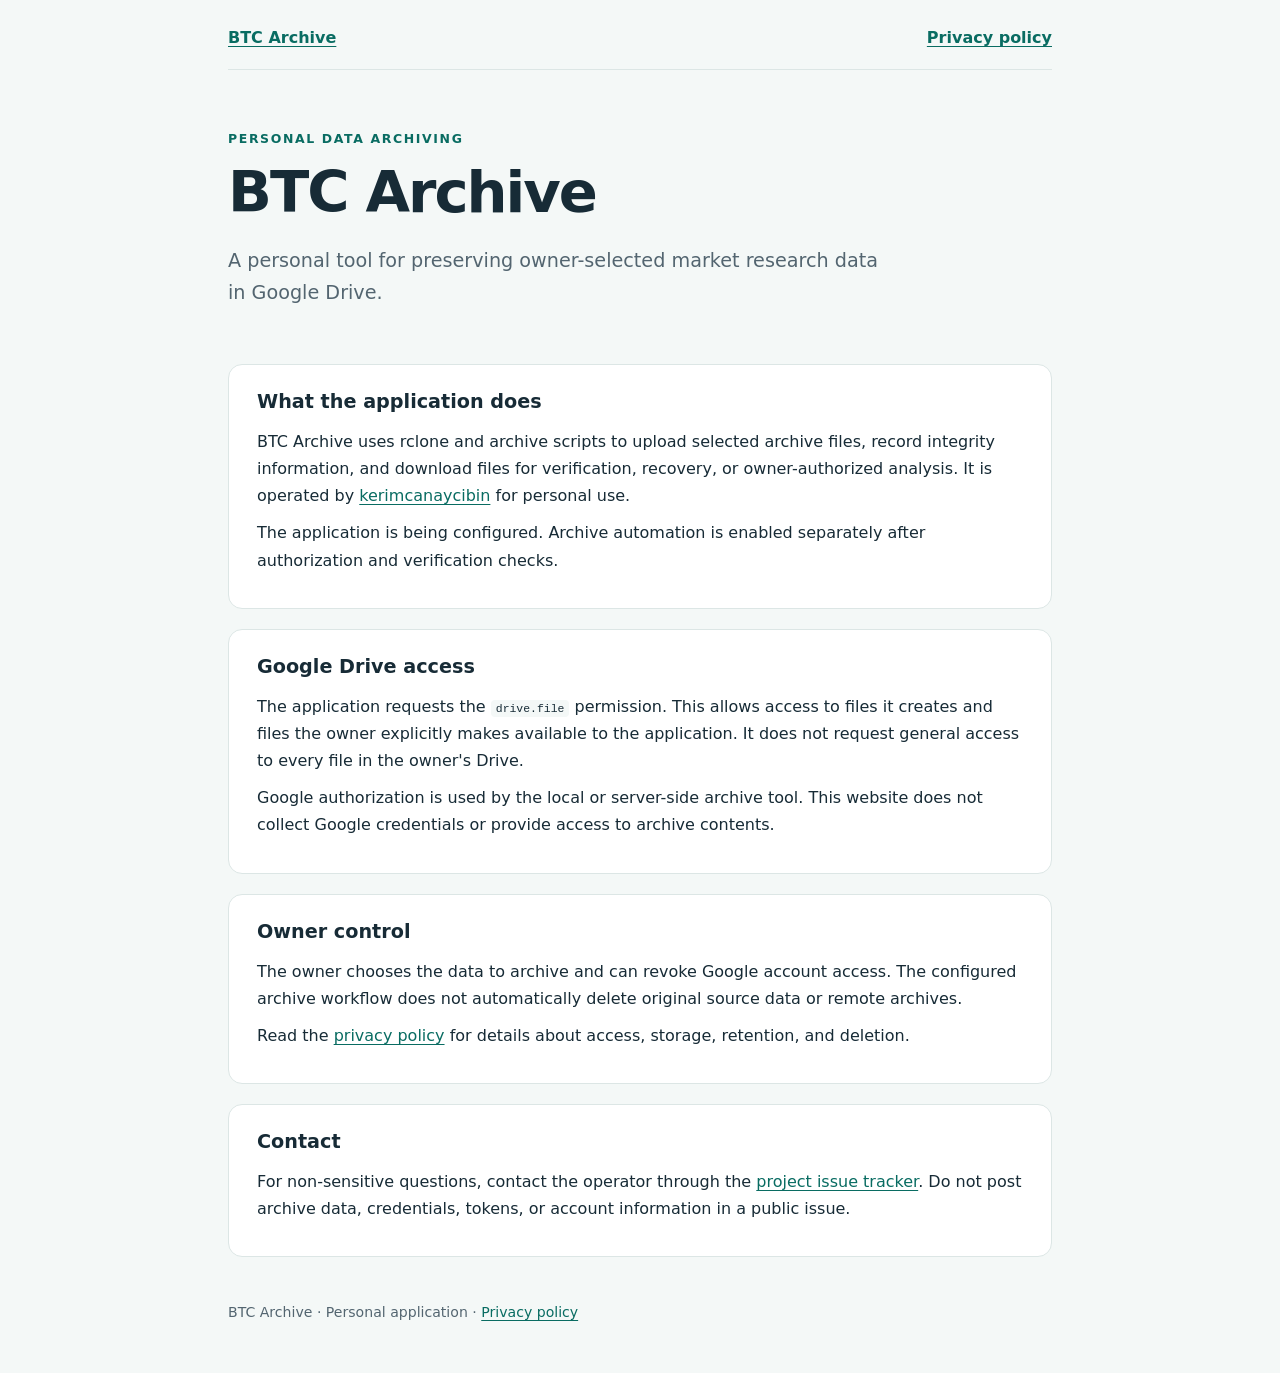
<file: index.html>
<!doctype html>
<html lang="en">
<head>
  <meta charset="utf-8">
  <meta name="viewport" content="width=device-width, initial-scale=1">
  <meta name="description" content="BTC Archive is a personal tool for archiving owner-selected research data in Google Drive.">
  <title>BTC Archive</title>
  <link rel="stylesheet" href="style.css">
</head>
<body>
  <main>
    <nav aria-label="Main navigation"><a href="./" aria-current="page">BTC Archive</a><a href="privacy.html">Privacy policy</a></nav>
    <header><p class="eyebrow">Personal data archiving</p><h1>BTC Archive</h1><p class="lead">A personal tool for preserving owner-selected market research data in Google Drive.</p></header>
    <section><h2>What the application does</h2><p>BTC Archive uses rclone and archive scripts to upload selected archive files, record integrity information, and download files for verification, recovery, or owner-authorized analysis. It is operated by <a href="https://github.com/kerimcanaycibin">kerimcanaycibin</a> for personal use.</p><p>The application is being configured. Archive automation is enabled separately after authorization and verification checks.</p></section>
    <section><h2>Google Drive access</h2><p>The application requests the <code>drive.file</code> permission. This allows access to files it creates and files the owner explicitly makes available to the application. It does not request general access to every file in the owner's Drive.</p><p>Google authorization is used by the local or server-side archive tool. This website does not collect Google credentials or provide access to archive contents.</p></section>
    <section><h2>Owner control</h2><p>The owner chooses the data to archive and can revoke Google account access. The configured archive workflow does not automatically delete original source data or remote archives.</p><p>Read the <a href="privacy.html">privacy policy</a> for details about access, storage, retention, and deletion.</p></section>
    <section><h2>Contact</h2><p>For non-sensitive questions, contact the operator through the <a href="https://github.com/kerimcanaycibin/btc-archive/issues">project issue tracker</a>. Do not post archive data, credentials, tokens, or account information in a public issue.</p></section>
    <footer>BTC Archive · Personal application · <a href="privacy.html">Privacy policy</a></footer>
  </main>
</body>
</html>
</file>
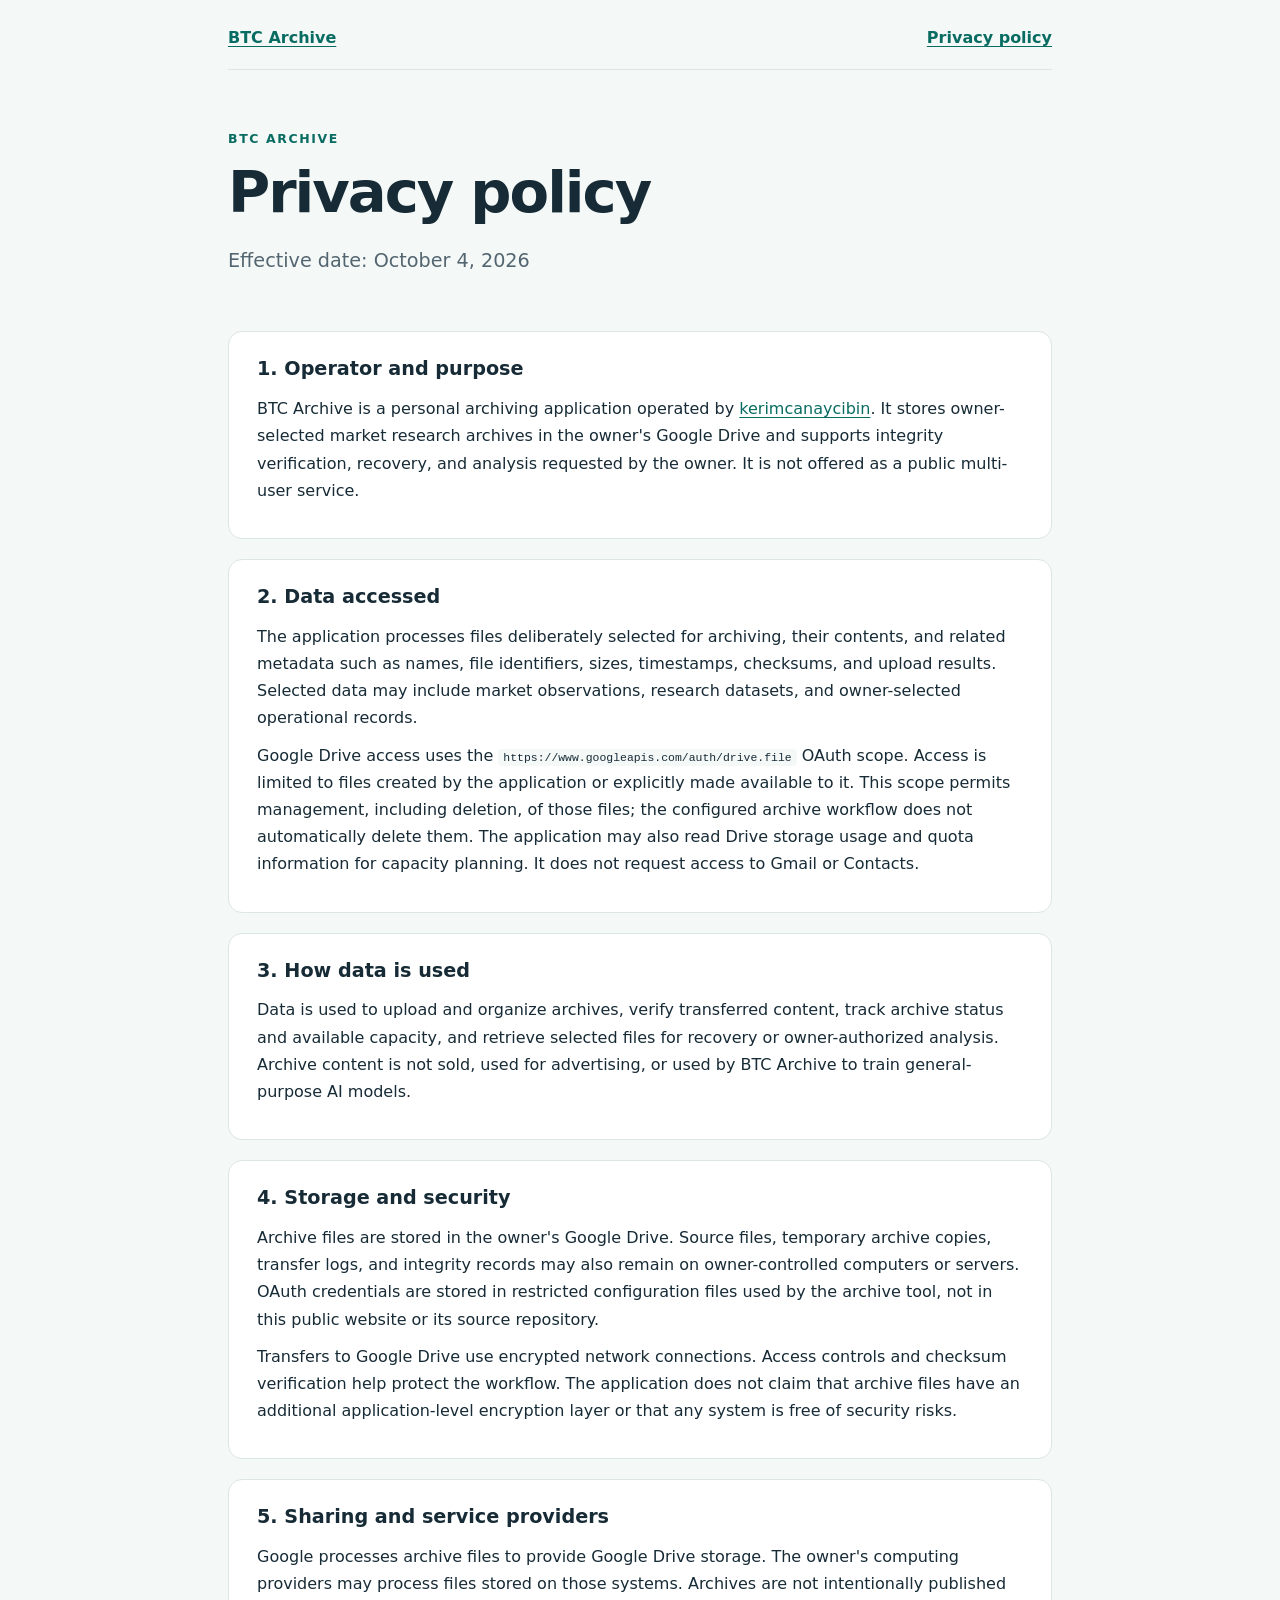
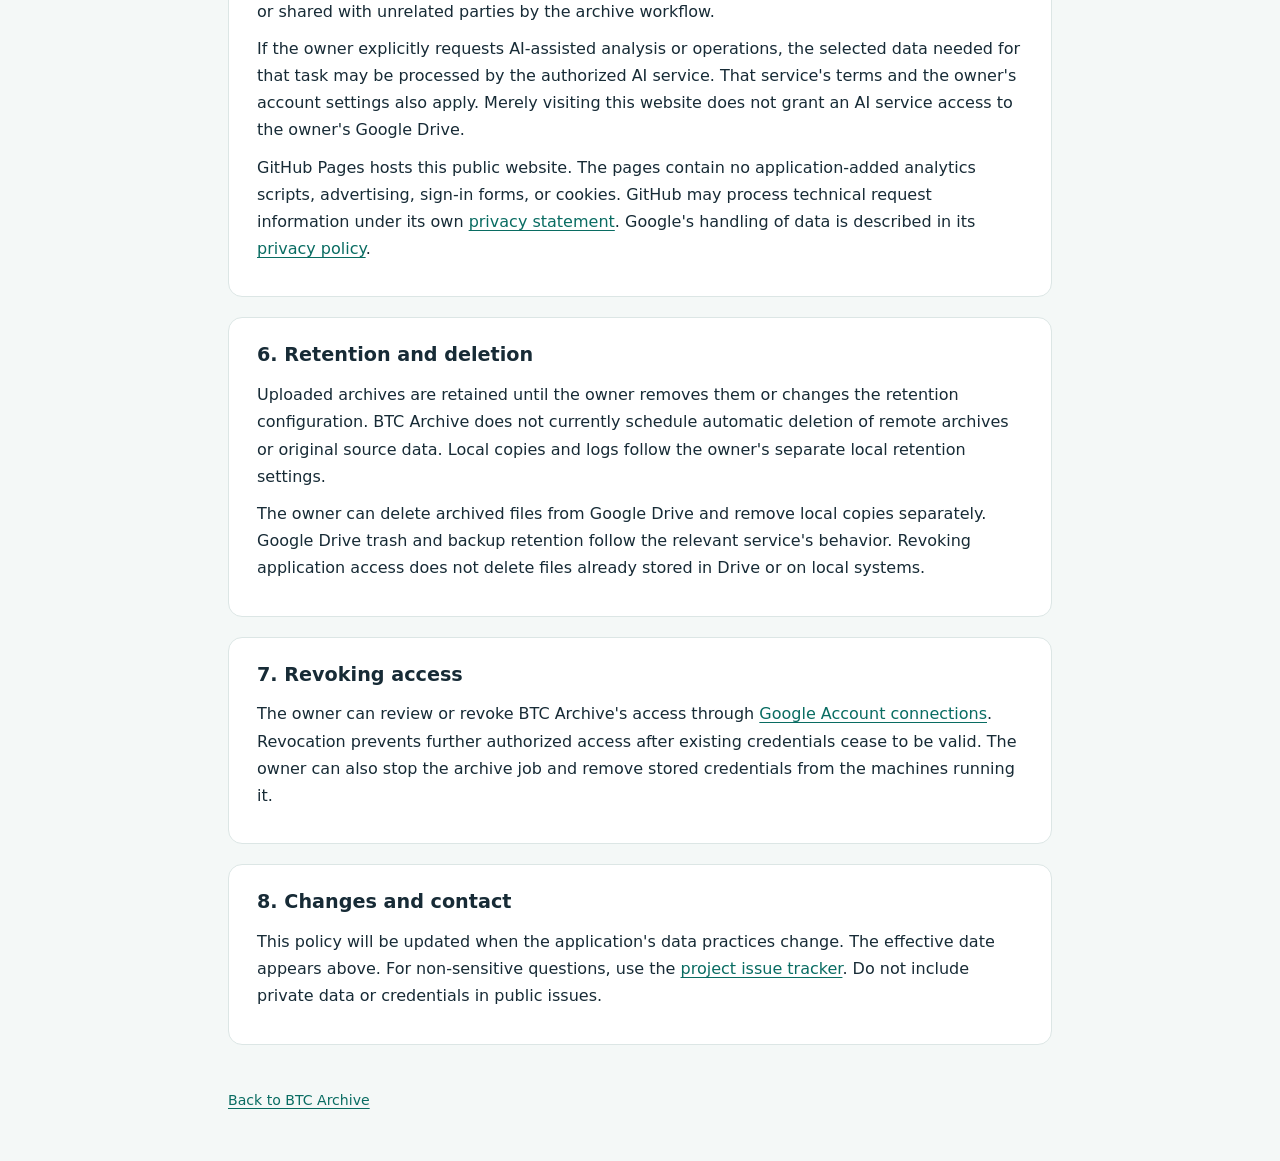
<file: privacy.html>
<!doctype html>
<html lang="en">
<head>
  <meta charset="utf-8">
  <meta name="viewport" content="width=device-width, initial-scale=1">
  <meta name="description" content="How BTC Archive accesses, uses, stores, and handles owner-selected archive data.">
  <title>Privacy policy · BTC Archive</title>
  <link rel="stylesheet" href="style.css">
</head>
<body>
  <main>
    <nav aria-label="Main navigation"><a href="./">BTC Archive</a><a href="privacy.html" aria-current="page">Privacy policy</a></nav>
    <header><p class="eyebrow">BTC Archive</p><h1>Privacy policy</h1><p class="lead">Effective date: October 4, 2026</p></header>
    <section><h2>1. Operator and purpose</h2><p>BTC Archive is a personal archiving application operated by <a href="https://github.com/kerimcanaycibin">kerimcanaycibin</a>. It stores owner-selected market research archives in the owner's Google Drive and supports integrity verification, recovery, and analysis requested by the owner. It is not offered as a public multi-user service.</p></section>
    <section><h2>2. Data accessed</h2><p>The application processes files deliberately selected for archiving, their contents, and related metadata such as names, file identifiers, sizes, timestamps, checksums, and upload results. Selected data may include market observations, research datasets, and owner-selected operational records.</p><p>Google Drive access uses the <code>https://www.googleapis.com/auth/drive.file</code> OAuth scope. Access is limited to files created by the application or explicitly made available to it. This scope permits management, including deletion, of those files; the configured archive workflow does not automatically delete them. The application may also read Drive storage usage and quota information for capacity planning. It does not request access to Gmail or Contacts.</p></section>
    <section><h2>3. How data is used</h2><p>Data is used to upload and organize archives, verify transferred content, track archive status and available capacity, and retrieve selected files for recovery or owner-authorized analysis. Archive content is not sold, used for advertising, or used by BTC Archive to train general-purpose AI models.</p></section>
    <section><h2>4. Storage and security</h2><p>Archive files are stored in the owner's Google Drive. Source files, temporary archive copies, transfer logs, and integrity records may also remain on owner-controlled computers or servers. OAuth credentials are stored in restricted configuration files used by the archive tool, not in this public website or its source repository.</p><p>Transfers to Google Drive use encrypted network connections. Access controls and checksum verification help protect the workflow. The application does not claim that archive files have an additional application-level encryption layer or that any system is free of security risks.</p></section>
    <section><h2>5. Sharing and service providers</h2><p>Google processes archive files to provide Google Drive storage. The owner's computing providers may process files stored on those systems. Archives are not intentionally published or shared with unrelated parties by the archive workflow.</p><p>If the owner explicitly requests AI-assisted analysis or operations, the selected data needed for that task may be processed by the authorized AI service. That service's terms and the owner's account settings also apply. Merely visiting this website does not grant an AI service access to the owner's Google Drive.</p><p>GitHub Pages hosts this public website. The pages contain no application-added analytics scripts, advertising, sign-in forms, or cookies. GitHub may process technical request information under its own <a href="https://docs.github.com/en/site-policy/privacy-policies/github-general-privacy-statement">privacy statement</a>. Google's handling of data is described in its <a href="https://policies.google.com/privacy">privacy policy</a>.</p></section>
    <section><h2>6. Retention and deletion</h2><p>Uploaded archives are retained until the owner removes them or changes the retention configuration. BTC Archive does not currently schedule automatic deletion of remote archives or original source data. Local copies and logs follow the owner's separate local retention settings.</p><p>The owner can delete archived files from Google Drive and remove local copies separately. Google Drive trash and backup retention follow the relevant service's behavior. Revoking application access does not delete files already stored in Drive or on local systems.</p></section>
    <section><h2>7. Revoking access</h2><p>The owner can review or revoke BTC Archive's access through <a href="https://myaccount.google.com/connections">Google Account connections</a>. Revocation prevents further authorized access after existing credentials cease to be valid. The owner can also stop the archive job and remove stored credentials from the machines running it.</p></section>
    <section><h2>8. Changes and contact</h2><p>This policy will be updated when the application's data practices change. The effective date appears above. For non-sensitive questions, use the <a href="https://github.com/kerimcanaycibin/btc-archive/issues">project issue tracker</a>. Do not include private data or credentials in public issues.</p></section>
    <footer><a href="./">Back to BTC Archive</a></footer>
  </main>
</body>
</html>
</file>
<file: style.css>
:root{color-scheme:light;--ink:#172b36;--muted:#536570;--accent:#096c62;--line:#dce6e5;--paper:#fff;--background:#f4f8f7}
*{box-sizing:border-box}body{margin:0;background:var(--background);color:var(--ink);font-family:system-ui,-apple-system,BlinkMacSystemFont,"Segoe UI",sans-serif;line-height:1.7}main{max-width:880px;margin:auto;padding:24px 28px 48px}nav{display:flex;justify-content:space-between;gap:20px;border-bottom:1px solid var(--line);padding-bottom:18px}nav a{font-weight:650}a{color:var(--accent);text-underline-offset:3px}a:hover{text-decoration-thickness:2px}a:focus-visible{outline:3px solid var(--accent);outline-offset:4px}header{padding:48px 0 24px}.eyebrow{text-transform:uppercase;letter-spacing:.13em;font-size:.78rem;font-weight:750;color:var(--accent)}h1{font-size:clamp(2.2rem,6vw,3.6rem);line-height:1.1;letter-spacing:-.035em;margin:12px 0 20px}.lead{font-size:1.2rem;color:var(--muted);max-width:650px}section{margin:20px 0;padding:24px 28px;border:1px solid var(--line);border-radius:14px;background:var(--paper)}h2{margin:0 0 12px;font-size:1.2rem;line-height:1.4}p{margin:10px 0}code{font-size:.88em;overflow-wrap:anywhere;background:var(--background);padding:2px 5px;border-radius:4px}footer{padding-top:24px;font-size:.88rem;color:var(--muted)}@media(max-width:520px){main{padding:20px 16px 32px}section{padding:20px}header{padding-top:32px}}@media print{body{background:#fff}main{max-width:none}section{break-inside:avoid;border:0;padding:0}nav{display:none}}
</file>
